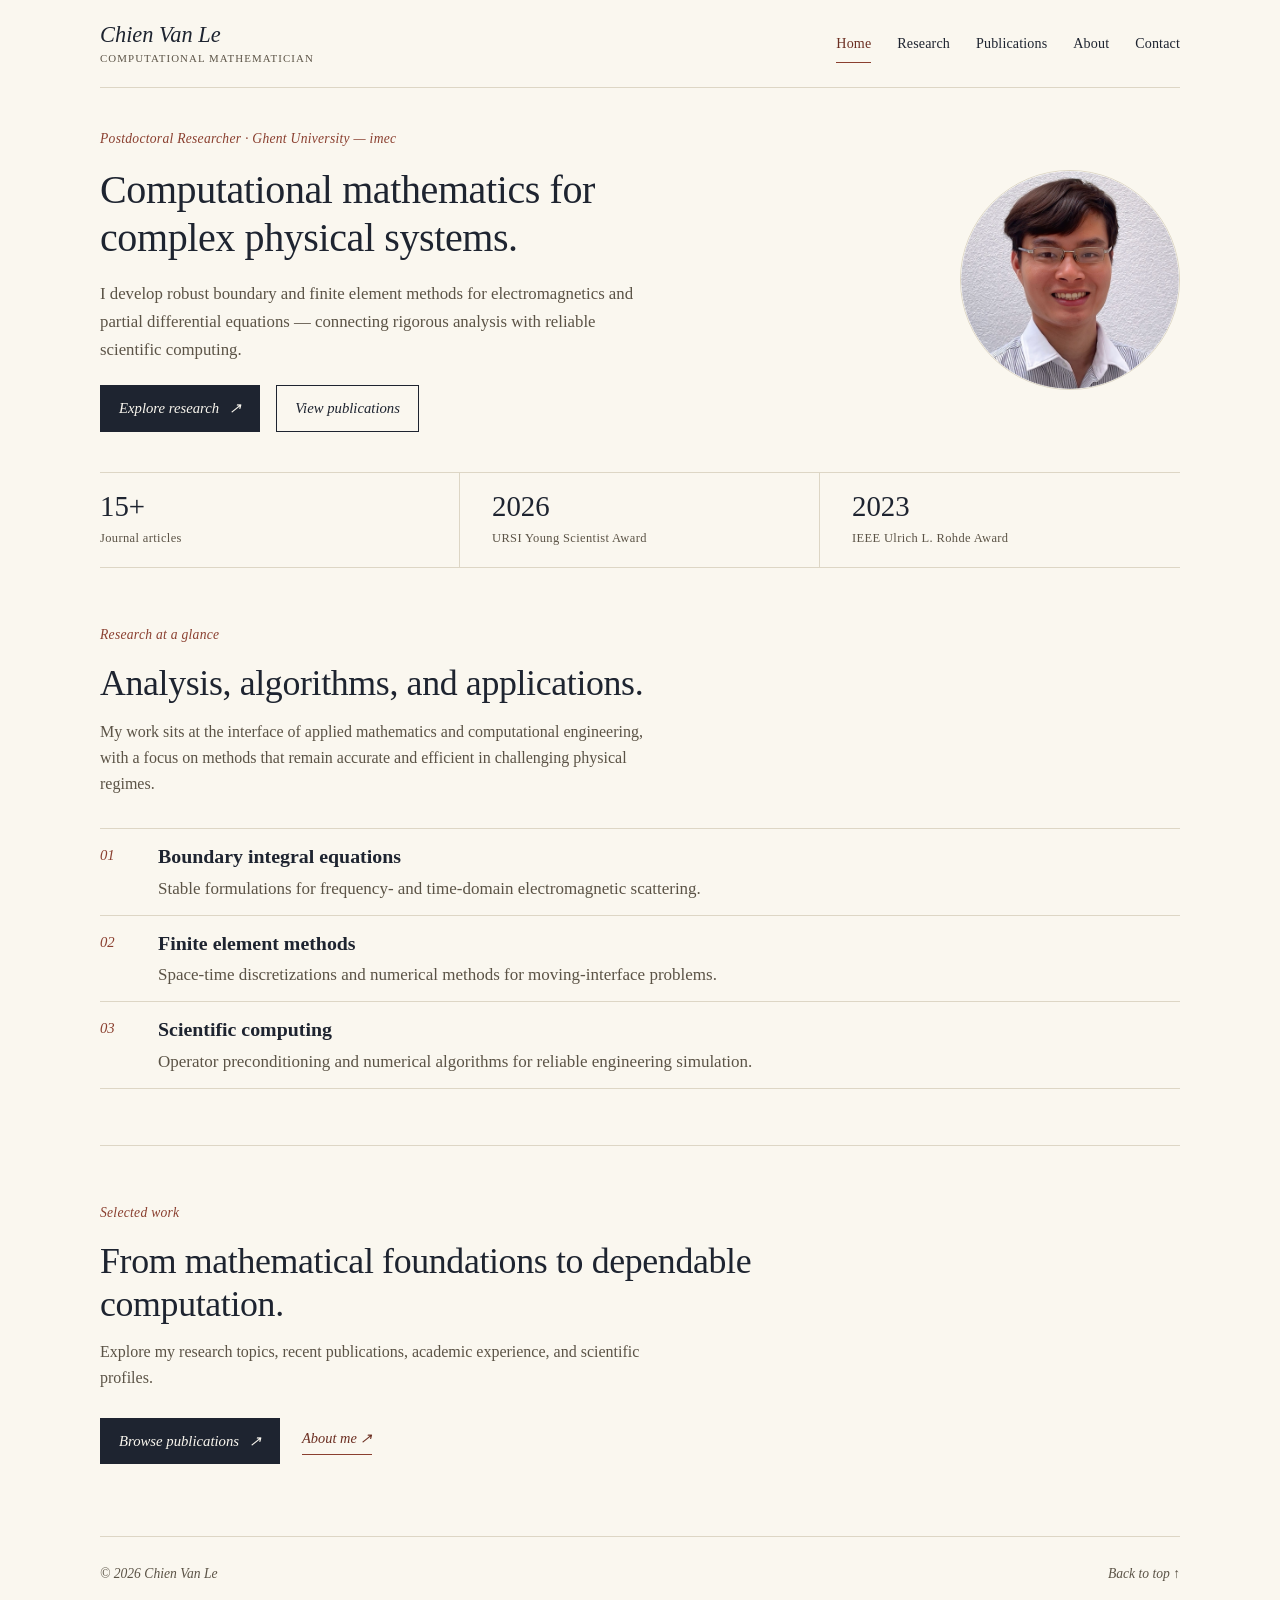
<file: index.html>
<!doctype html>
<html lang="en">
  <head>
    <meta charset="UTF-8" />
    <meta name="viewport" content="width=device-width, initial-scale=1.0" />
    <meta name="description" content="Academic website of Chien Van Le" />
    <meta name="theme-color" content="#faf7ef" />
    <title>Academic website of Chien Van Le</title>
    <link rel="icon" href="assets/favicon.svg" type="image/svg+xml" />
    <link rel="stylesheet" href="styles.css" />
  </head>
  <body>
    <main>
      <header class="site-header">
        <a class="brand" href="index.html"><span>Chien Van Le</span><small>Computational mathematician</small></a>
        <nav aria-label="Main navigation">
          <a class="active" href="index.html" aria-current="page">Home</a>
          <a href="research.html">Research</a>
          <a href="publications.html">Publications</a>
          <a href="about.html">About</a>
          <a href="contact.html">Contact</a>
        </nav>
      </header>

      <section class="hero" id="top">
        <div class="hero-copy">
          <p class="eyebrow">Postdoctoral Researcher · Ghent University — imec</p>
          <h1>Computational mathematics for complex physical systems.</h1>
          <p class="intro">
            I develop robust boundary and finite element methods for electromagnetics and partial differential equations —
            connecting rigorous analysis with reliable scientific computing.
          </p>
          <div class="hero-actions">
            <a class="button primary" href="research.html">Explore research <span aria-hidden="true">↗</span></a>
            <a class="button secondary" href="publications.html">View publications</a>
          </div>
        </div>
        <div class="hero-avatar"><img src="assets/profile.jpg" alt="Chien Van Le" /></div>
      </section>

      <section class="highlights" aria-label="Career highlights">
        <div><strong>15+</strong><span>Journal articles</span></div>
        <div><strong>2026</strong><span>URSI Young Scientist Award</span></div>
        <div><strong>2023</strong><span>IEEE Ulrich L. Rohde Award</span></div>
      </section>

      <section class="section research-section">
        <div class="section-heading">
          <p class="eyebrow">Research at a glance</p>
          <h2>Analysis, algorithms, and applications.</h2>
          <p>
            My work sits at the interface of applied mathematics and
            computational engineering, with a focus on methods that remain
            accurate and efficient in challenging physical regimes.
          </p>
        </div>
        <div class="research-grid">
          <article><span>01</span><h3>Boundary integral equations</h3><p>Stable formulations for frequency- and time-domain electromagnetic scattering.</p></article>
          <article><span>02</span><h3>Finite element methods</h3><p>Space-time discretizations and numerical methods for moving-interface problems.</p></article>
          <article><span>03</span><h3>Scientific computing</h3><p>Operator preconditioning and numerical algorithms for reliable engineering simulation.</p></article>
        </div>
      </section>

      <section class="contact-section">
        <p class="eyebrow">Selected work</p>
        <h2>From mathematical foundations to dependable computation.</h2>
        <p>Explore my research topics, recent publications, academic experience, and scientific profiles.</p>
        <div class="contact-actions">
          <a class="button primary" href="publications.html">Browse publications <span aria-hidden="true">↗</span></a>
          <a class="text-link" href="about.html">About me ↗</a>
        </div>
      </section>

      <footer><span>© 2026 Chien Van Le</span><a href="#top">Back to top ↑</a></footer>
    </main>
  </body>
</html>
</file>
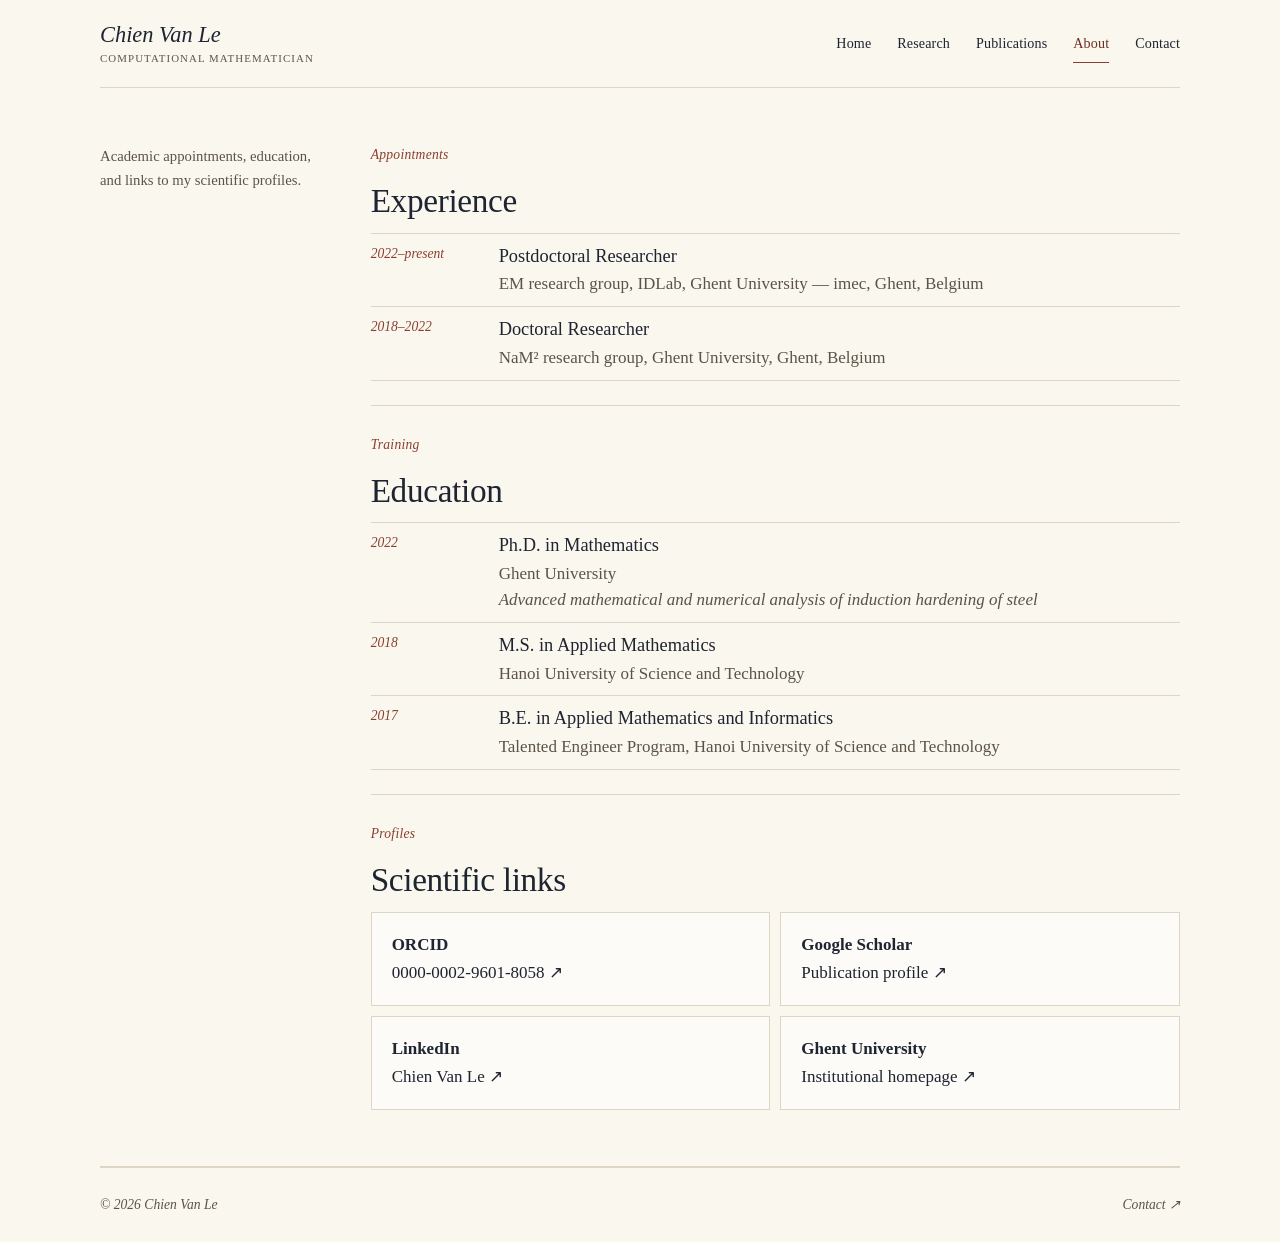
<file: about.html>
<!doctype html>
<html lang="en">
  <head>
    <meta charset="UTF-8" />
    <meta name="viewport" content="width=device-width, initial-scale=1.0" />
    <meta name="description" content="Biography, experience, education, and scientific profiles of Chien Van Le." />
    <title>About | Chien Van Le</title>
    <link rel="icon" href="assets/favicon.svg" type="image/svg+xml" />
    <link rel="stylesheet" href="styles.css" />
  </head>
  <body>
    <main>
      <header class="site-header">
        <a class="brand" href="index.html"><span>Chien Van Le</span><small>Computational mathematician</small></a>
        <nav aria-label="Main navigation">
          <a href="index.html">Home</a><a href="research.html">Research</a><a href="publications.html">Publications</a><a class="active" href="about.html" aria-current="page">About</a><a href="contact.html">Contact</a>
        </nav>
      </header>
      <section class="section page-grid">
        <aside class="page-aside"><p>Academic appointments, education, and links to my scientific profiles.</p></aside>
        <div class="content-stack">
          <section>
            <p class="eyebrow">Appointments</p><h2>Experience</h2>
            <ul class="clean-list">
              <li><time>2022–present</time><div><h3>Postdoctoral Researcher</h3><p>EM research group, IDLab, Ghent University — imec, Ghent, Belgium</p></div></li>
              <li><time>2018–2022</time><div><h3>Doctoral Researcher</h3><p>NaM² research group, Ghent University, Ghent, Belgium</p></div></li>
              <!-- <li><time>2016–2018</time><div><h3>Research Consultant</h3><p>WorldQuant Investment Software Vietnam, Hanoi</p></div></li> -->
              <!-- <li><time>2017</time><div><h3>R&amp;D Engineer</h3><p>Icomm Media &amp; Tech., Hanoi</p></div></li> -->
            </ul>
          </section>
          <section>
            <p class="eyebrow">Training</p><h2>Education</h2>
            <ul class="clean-list">
              <li><time>2022</time><div><h3>Ph.D. in Mathematics</h3><p>Ghent University</p><p><em>Advanced mathematical and numerical analysis of induction hardening of steel</em></p></div></li>
              <li><time>2018</time><div><h3>M.S. in Applied Mathematics</h3><p>Hanoi University of Science and Technology</p></div></li>
              <li><time>2017</time><div><h3>B.E. in Applied Mathematics and Informatics</h3><p>Talented Engineer Program, Hanoi University of Science and Technology</p></div></li>
            </ul>
          </section>
          <section>
            <p class="eyebrow">Profiles</p><h2>Scientific links</h2>
            <div class="profile-links">
              <a href="https://orcid.org/0000-0002-9601-8058" target="_blank" rel="noreferrer"><strong>ORCID</strong><br />0000-0002-9601-8058 ↗</a>
              <a href="https://scholar.google.com/citations?hl=en&amp;user=qeHYtFQAAAAJ" target="_blank" rel="noreferrer"><strong>Google Scholar</strong><br />Publication profile ↗</a>
              <a href="https://www.linkedin.com/in/vanchienle/" target="_blank" rel="noreferrer"><strong>LinkedIn</strong><br />Chien Van Le ↗</a>
              <a href="https://ugent.be" target="_blank" rel="noreferrer"><strong>Ghent University</strong><br />Institutional homepage ↗</a>
            </div>
          </section>
        </div>
      </section>
      <footer><span>© 2026 Chien Van Le</span><a href="contact.html">Contact ↗</a></footer>
    </main>
  </body>
</html>
</file>
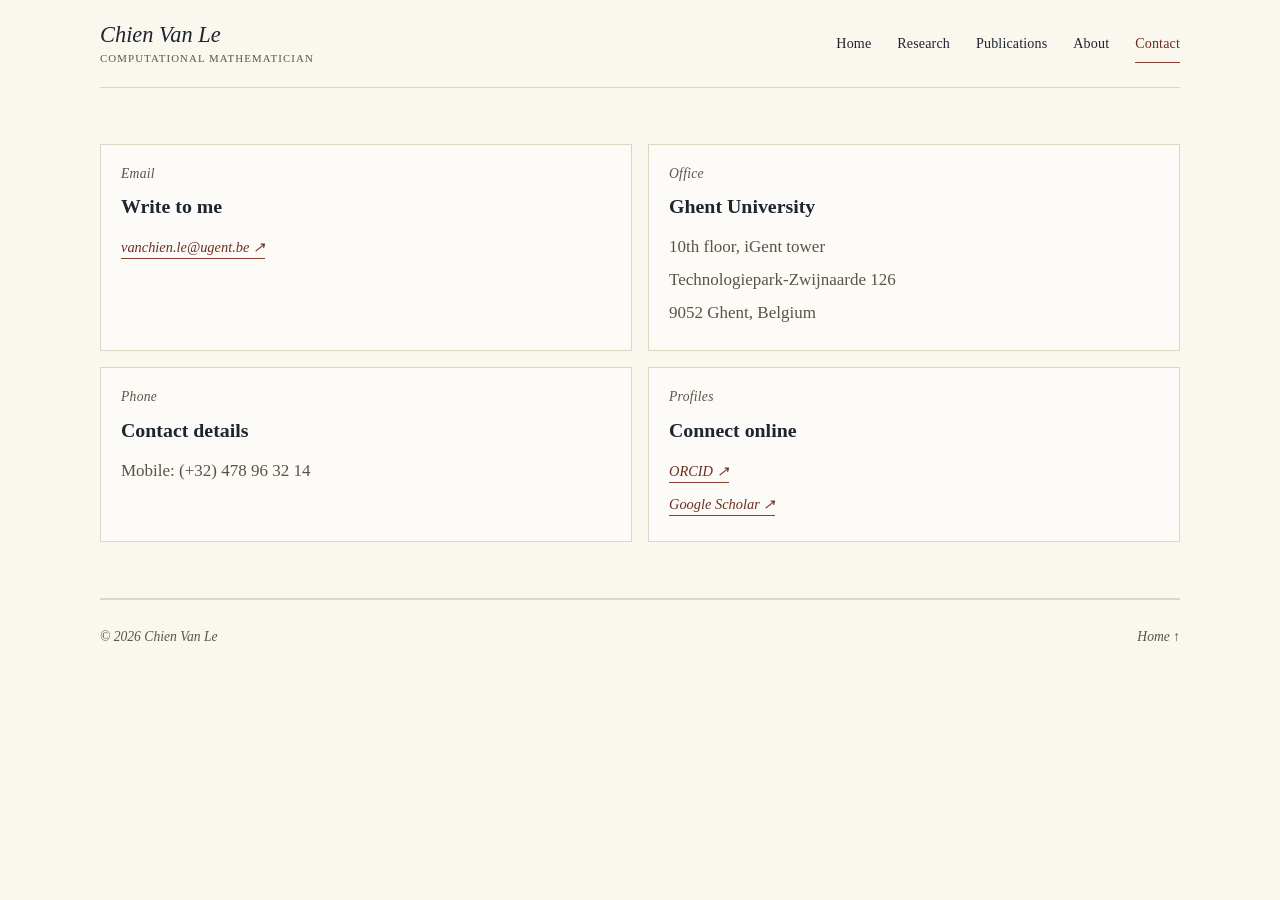
<file: contact.html>
<!doctype html>
<html lang="en">
  <head>
    <meta charset="UTF-8" />
    <meta name="viewport" content="width=device-width, initial-scale=1.0" />
    <meta name="description" content="Contact Chien Van Le" />
    <title>Contact | Chien Van Le</title>
    <link rel="icon" href="assets/favicon.svg" type="image/svg+xml" />
    <link rel="stylesheet" href="styles.css" />
  </head>
  <body>
    <main>
      <header class="site-header">
        <a class="brand" href="index.html"><span>Chien Van Le</span><small>Computational mathematician</small></a>
        <nav aria-label="Main navigation">
          <a href="index.html">Home</a><a href="research.html">Research</a><a href="publications.html">Publications</a><a href="about.html">About</a><a class="active" href="contact.html" aria-current="page">Contact</a>
        </nav>
      </header>
      <section class="section">
        <div class="contact-grid">
          <article class="contact-card"><p class="eyebrow">Email</p><h3>Write to me</h3><p><a class="text-link" href="mailto:vanchien.le@ugent.be">vanchien.le@ugent.be ↗</a></p></article>
          <article class="contact-card"><p class="eyebrow">Office</p><h3>Ghent University</h3><p>10th floor, iGent tower</p><p>Technologiepark-Zwijnaarde 126</p><p>9052 Ghent, Belgium</p></article>
          <article class="contact-card"><p class="eyebrow">Phone</p><h3>Contact details</h3><p>Mobile: (+32) 478 96 32 14</p></article>
          <article class="contact-card"><p class="eyebrow">Profiles</p><h3>Connect online</h3><p><a class="text-link" href="https://orcid.org/0000-0002-9601-8058" target="_blank" rel="noreferrer">ORCID ↗</a></p><p><a class="text-link" href="https://scholar.google.com/citations?user=qeHYtFQAAAAJ" target="_blank" rel="noreferrer">Google Scholar ↗</a></p></article>
        </div>
      </section>
      <footer><span>© 2026 Chien Van Le</span><a href="index.html">Home ↑</a></footer>
    </main>
  </body>
</html>
</file>
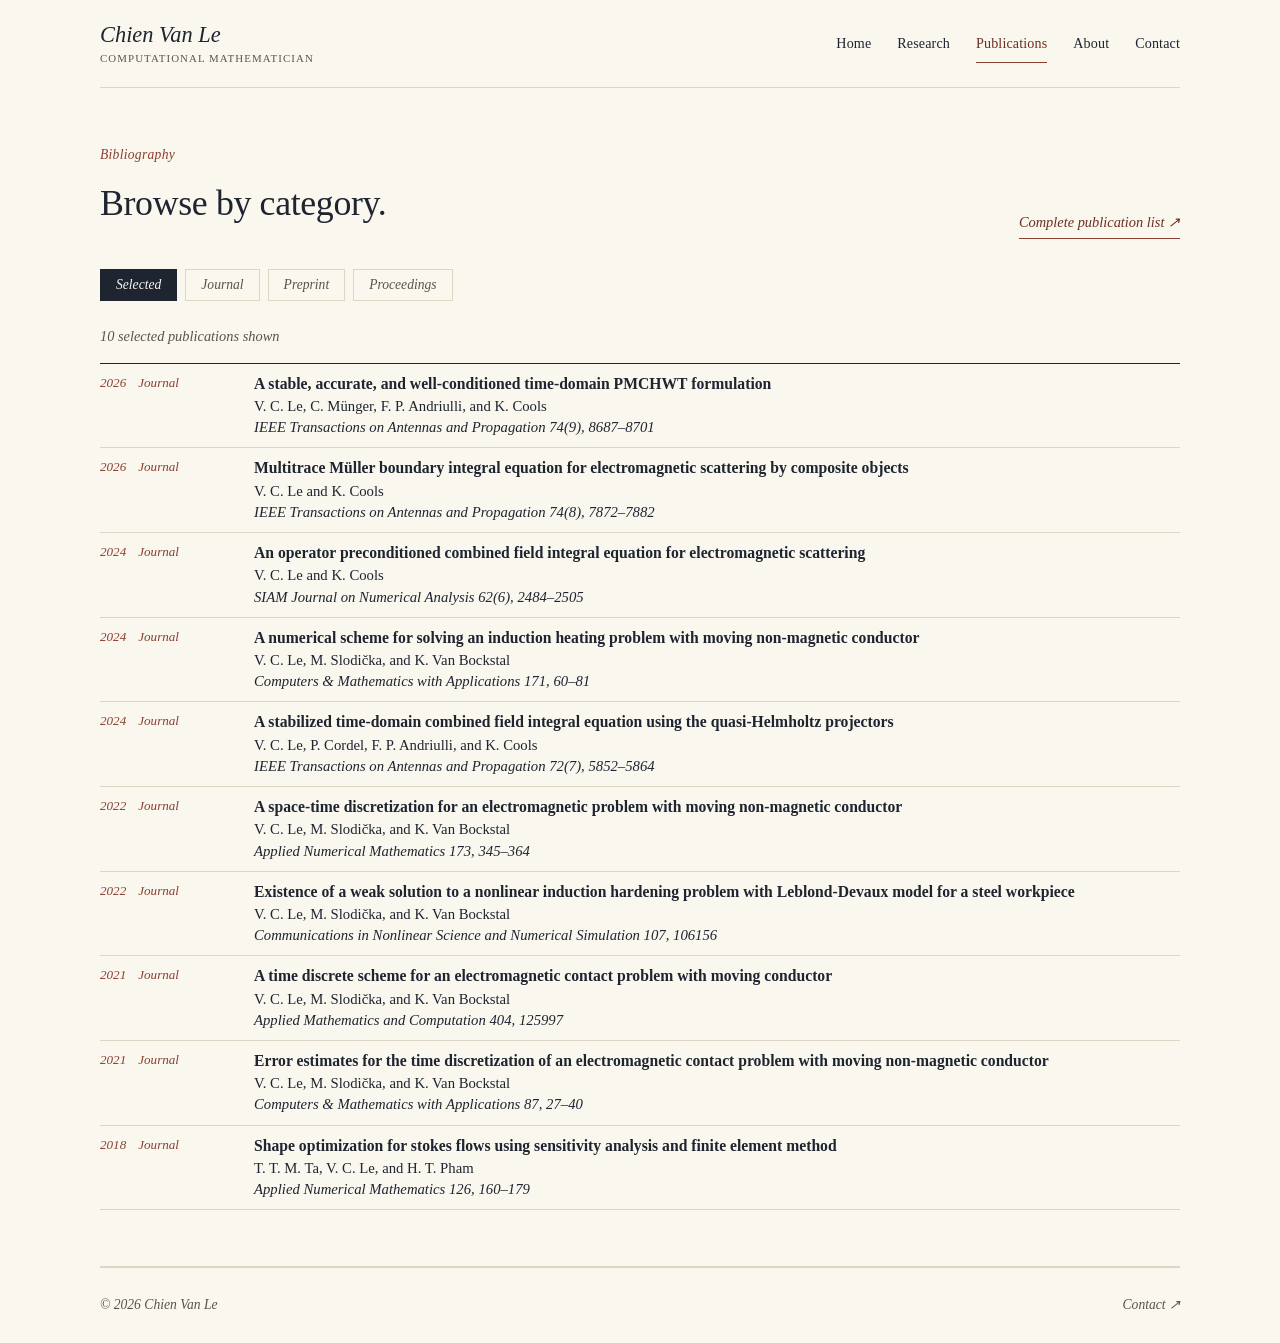
<file: publications.html>
<!doctype html>
<html lang="en">
  <head>
    <meta charset="UTF-8" />
    <meta name="viewport" content="width=device-width, initial-scale=1.0" />
    <meta name="description" content="Publications of Chien Van Le." />
    <title>Publications | Chien Van Le</title>
    <link rel="icon" href="assets/favicon.svg" type="image/svg+xml" />
    <link rel="stylesheet" href="styles.css" />
    <script src="script.js" defer></script>
  </head>
  <body>
    <main>
      <header class="site-header">
        <a class="brand" href="index.html"><span>Chien Van Le</span><small>Computational mathematician</small></a>
        <nav aria-label="Main navigation">
          <a href="index.html">Home</a><a href="research.html">Research</a><a class="active" href="publications.html" aria-current="page">Publications</a><a href="about.html">About</a><a href="contact.html">Contact</a>
        </nav>
      </header>
      <section class="section publications-section">
        <div class="section-heading publication-heading">
          <div><p class="eyebrow">Bibliography</p><h2>Browse by category.</h2></div>
          <a class="text-link" href="https://scholar.google.com/citations?user=qeHYtFQAAAAJ" target="_blank" rel="noreferrer">Complete publication list ↗</a>
        </div>
        <div class="publication-filters" aria-label="Filter publications">
          <button class="active" type="button" data-filter="Selected" aria-pressed="true">Selected</button>
          <button type="button" data-filter="Journal" aria-pressed="false">Journal</button>
          <button type="button" data-filter="Preprint" aria-pressed="false">Preprint</button>
          <button type="button" data-filter="Proceedings" aria-pressed="false">Proceedings</button>
        </div>
        <p class="publication-summary" id="publication-summary"></p>
        <div class="publication-list" aria-live="polite">   
          <article data-type="Preprint" data-selected="false"><div class="publication-meta"><span>2026</span><span>Preprint</span></div><div><h3>Stable time-domain multi-trace integral equations</h3><p>C. Münger, C. V. Le, and K. Cools</p><p class="venue">Submitted</p></div></article>        
          <article data-type="Preprint" data-selected="false"><div class="publication-meta"><span>2026</span><span>Preprint</span></div><div><h3>An OSRC preconditioner for the higher-order EFIE</h3><p>S. Verbruggen, K. Cools, and C. V. Le</p><p class="venue">Submitted</p></div></article> 
          <article data-type="Journal" data-selected="false"><div class="publication-meta"><span>2026</span><span>Journal</span></div><div><h3><a href="https://doi.org/10.1109/LAWP.2026.3758082" target="_blank" rel="noreferrer">Low-frequency stable single-source integral equation</a></h3><p>A. Zuccotti, C. Münger, C. V. Le, P. Olyslager, and K. Cools</p><p class="venue">IEEE Antennas and Wireless Propagation Letters (Early Access)</p></div></article> 
          <article data-type="Preprint" data-selected="false"><div class="publication-meta"><span>2026</span><span>Preprint</span></div><div><h3><a href="https://doi.org/10.48550/arXiv.2608.08314" target="_blank" rel="noreferrer">Suppressing low-frequency cancellation errors in far-field computation with the MFIE, Müller, and multitrace Müller integral equations</a></h3><p>C. V. Le and K. Cools</p><p class="venue">Submitted</p></div></article>
          <article data-type="Preprint" data-selected="false"><div class="publication-meta"><span>2026</span><span>Preprint</span></div><div><h3><a href="https://doi.org/10.48550/arXiv.2609.17252" target="_blank" rel="noreferrer">Quasi-Helmholtz Calderón multiplicative preconditioning for higher-order global multi-trace integral equations</a></h3><p>C. Münger, A. Zuccotti, V. C. Le, and K. Cools</p><p class="venue">Submitted</p></div></article>
          <article data-type="Preprint" data-selected="false"><div class="publication-meta"><span>2026</span><span>Preprint</span></div><div><h3><a href="https://doi.org/10.48550/arXiv.2610.09765" target="_blank" rel="noreferrer">Operator preconditioning of the Costabel FEM–BEM coupling for the time-harmonic Maxwell transmission problem</a></h3><p>Q. H. Nguyen, V. C. Le, and K. Cools</p><p class="venue">Submitted</p></div></article>
          <article data-type="Preprint" data-selected="false"><div class="publication-meta"><span>2025</span><span>Preprint</span></div><div><h3><a href="https://arxiv.org/abs/2506.10924" target="_blank" rel="noreferrer">A space-time interface-fitted method for moving-subdomain distributed control problems with energy regularization</a></h3><p>Q. H. Nguyen, V. C. Le, P. C. Hoang, and T. T. M. Ta</p><p class="venue">Submitted</p></div></article>
          <article data-type="Preprint" data-selected="false"><div class="publication-meta"><span>2025</span><span>Preprint</span></div><div><h3><a href="https://doi.org/10.48550/arXiv.2510.14373" target="_blank" rel="noreferrer">Parabolic PDEs on a fixed domain with evolving subdomains: function spaces and well-posedness</a></h3><p>V. C. Le and K. Van Bockstal</p><p class="venue">Submitted</p></div></article>
          <article data-type="Preprint" data-selected="false"><div class="publication-meta"><span>2024</span><span>Preprint</span></div><div><h3><a href="https://arxiv.org/abs/2405.11071" target="_blank" rel="noreferrer">Boundary element methods for the magnetic field integral equation on polyhedra</a></h3><p>V. C. Le and K. Cools</p><p class="venue">Preprint</p></div></article>
          <article data-type="Journal" data-selected="false"><div class="publication-meta"><span>2026</span><span>Journal</span></div><div><h3><a href="https://doi.org/10.46620/26-0030" target="_blank" rel="noreferrer">An OSRC preconditioner for the PMCHWT equation</a></h3><p>S. Verbruggen, V. C. Le, P. Escapil-Inchauspé, C. Jerez-Hanckes, and K. Cools</p><p class="venue">URSI Radio Science Letters 8</p></div></article>
          <article data-type="Journal" data-selected="false"><div class="publication-meta"><span>2026</span><span>Journal</span></div><div><h3><a href="https://doi.org/10.46620/26-0076" target="_blank" rel="noreferrer">An OSRC-preconditioned combined field integral equation for high-frequency electromagnetic scattering</a></h3><p>V. C. Le, S. Verbruggen, P. Escapil-Inchauspé, C. Jerez-Hanckes, and K. Cools</p><p class="venue">URSI Radio Science Letters 8</p></div></article>
          <article data-type="Journal" data-selected="true"><div class="publication-meta"><span>2026</span><span>Journal</span></div><div><h3><a href="https://doi.org/10.1109/TAP.2026.3703814" target="_blank" rel="noreferrer">A stable, accurate, and well-conditioned time-domain PMCHWT formulation</a></h3><p>V. C. Le, C. Münger, F. P. Andriulli, and K. Cools</p><p class="venue">IEEE Transactions on Antennas and Propagation 74(9), 8687–8701</p></div></article>
          <article data-type="Journal" data-selected="true"><div class="publication-meta"><span>2026</span><span>Journal</span></div><div><h3><a href="https://doi.org/10.1109/TAP.2026.3696813" target="_blank" rel="noreferrer">Multitrace Müller boundary integral equation for electromagnetic scattering by composite objects</a></h3><p>V. C. Le and K. Cools</p><p class="venue">IEEE Transactions on Antennas and Propagation 74(8), 7872–7882</p></div></article>
          <article data-type="Journal" data-selected="false"><div class="publication-meta"><span>2025</span><span>Journal</span></div><div><h3><a href="https://doi.org/10.1109/LAWP.2025.3610422" target="_blank" rel="noreferrer">On the late-time instability of MOT solution to the time-domain PMCHWT equation</h3><p>V. C. Le, V. Giunzioni, P. Cordel, F. P. Andriulli, and K. Cools</p><p class="venue">IEEE Antennas and Wireless Propagation Letters 24(12), 4720–4724</p></div></article>
          <article data-type="Journal" data-selected="false"><div class="publication-meta"><span>2025</span><span>Journal</span></div><div><h3><a href="https://doi.org/10.1016/j.apnum.2025.01.002" target="_blank" rel="noreferrer">A fitted space-time finite element method for an advection-diffusion problem with moving interfaces</h3><p>Q. H. Nguyen, V. C. Le, P. C. Hoang, and T. T. M. Ta</p><p class="venue">Applied Numerical Mathematics 211, 61–77</p></div></article>
          <article data-type="Journal" data-selected="true"><div class="publication-meta"><span>2024</span><span>Journal</span></div><div><h3><a href="https://doi.org/10.1137/23M1581674" target="_blank" rel="noreferrer">An operator preconditioned combined field integral equation for electromagnetic scattering</a></h3><p>V. C. Le and K. Cools</p><p class="venue">SIAM Journal on Numerical Analysis 62(6), 2484–2505</p></div></article>
          <article data-type="Journal" data-selected="true"><div class="publication-meta"><span>2024</span><span>Journal</span></div><div><h3><a href="https://doi.org/10.1016/j.camwa.2024.07.013" target="_blank" rel="noreferrer">A numerical scheme for solving an induction heating problem with moving non-magnetic conductor</a></h3><p>V. C. Le, M. Slodička, and K. Van Bockstal</p><p class="venue">Computers & Mathematics with Applications 171, 60–81</p></div></article>
          <article data-type="Journal" data-selected="true"><div class="publication-meta"><span>2024</span><span>Journal</span></div><div><h3><a href="https://doi.org/10.1109/TAP.2024.3410709" target="_blank" rel="noreferrer">A stabilized time-domain combined field integral equation using the quasi-Helmholtz projectors</a></h3><p>V. C. Le, P. Cordel, F. P. Andriulli, and K. Cools</p><p class="venue">IEEE Transactions on Antennas and Propagation 72(7), 5852–5864</p></div></article>
          <article data-type="Journal" data-selected="true"><div class="publication-meta"><span>2022</span><span>Journal</span></div><div><h3><a href="https://doi.org/10.1016/j.apnum.2021.12.009" target="_blank" rel="noreferrer">A space-time discretization for an electromagnetic problem with moving non-magnetic conductor</a></h3><p>V. C. Le, M. Slodička, and K. Van Bockstal</p><p class="venue">Applied Numerical Mathematics 173, 345–364</p></div></article>
          <article data-type="Journal" data-selected="true"><div class="publication-meta"><span>2022</span><span>Journal</span></div><div><h3><a href="https://doi.org/10.1016/j.cnsns.2021.106156" target="_blank" rel="noreferrer">Existence of a weak solution to a nonlinear induction hardening problem with Leblond-Devaux model for a steel workpiece</a></h3><p>V. C. Le, M. Slodička, and K. Van Bockstal</p><p class="venue">Communications in Nonlinear Science and Numerical Simulation 107, 106156</p></div></article>
          <article data-type="Journal" data-selected="false"><div class="publication-meta"><span>2022</span><span>Journal</span></div><div><h3><a href="https://doi.org/10.1016/j.aml.2021.107660" target="_blank" rel="noreferrer">A full discretization for the saddle-point approach of a degenerate parabolic problem involving a moving body</a></h3><p>V. C. Le, M. Slodička, and K. Van Bockstal</p><p class="venue">Applied Mathematics Letters 124, 107660</p></div></article>
          <article data-type="Journal" data-selected="false"><div class="publication-meta"><span>2021</span><span>Journal</span></div><div><h3><a href="https://doi.org/10.1007/s40314-021-01632-1" target="_blank" rel="noreferrer">Constrained shape optimization problem in elastic mechanics</a></h3><p>V. C. Le and T. T. M. Ta</p><p class="venue">Computational and Applied Mathematics 40, 240</p></div></article>
          <article data-type="Journal" data-selected="true"><div class="publication-meta"><span>2021</span><span>Journal</span></div><div><h3><a href="https://doi.org/10.1016/j.amc.2021.125997" target="_blank" rel="noreferrer">A time discrete scheme for an electromagnetic contact problem with moving conductor</a></h3><p>V. C. Le, M. Slodička, and K. Van Bockstal</p><p class="venue">Applied Mathematics and Computation 404, 125997</p></div></article>
          <article data-type="Journal" data-selected="true"><div class="publication-meta"><span>2021</span><span>Journal</span></div><div><h3><a href="https://doi.org/10.1016/j.camwa.2021.01.019" target="_blank" rel="noreferrer">Error estimates for the time discretization of an electromagnetic contact problem with moving non-magnetic conductor</a></h3><p>V. C. Le, M. Slodička, and K. Van Bockstal</p><p class="venue">Computers & Mathematics with Applications 87, 27–40</p></div></article>
          <article data-type="Journal" data-selected="true"><div class="publication-meta"><span>2018</span><span>Journal</span></div><div><h3><a href="https://doi.org/10.1016/j.apnum.2017.12.009" target="_blank" rel="noreferrer">Shape optimization for stokes flows using sensitivity analysis and finite element method</a></h3><p>T. T. M. Ta, V. C. Le, and H. T. Pham </p><p class="venue">Applied Numerical Mathematics 126, 160–179</p></div></article>
          <article data-type="Proceedings" data-selected="false"><div class="publication-meta"><span>2024</span><span>Proceedings</span></div><div><h3><a href="https://doi.org/10.1109/AP-S/INC-USNC-URSI52054.2024.10685979" target="_blank" rel="noreferrer">A DC stable, well-conditioned and low-frequency regularized time-domain PMCHWT equation</a></h3><p>V. C. Le, F. P. Andriulli, and K. Cools</p><p class="venue">Proceedings of IEEE AP-S/URSI</p></div></article>
          <article data-type="Proceedings" data-selected="false"><div class="publication-meta"><span>2023</span><span>Proceedings</span></div><div><h3><a href="https://doi.org/10.1109/ICEAA57318.2023.10297732" target="_blank" rel="noreferrer">A Yukawa-Calderón time-domain combined field integral equation for electromagnetic scattering</a></h3><p>V. C. Le, P. Cordel, F. P. Andriulli, and K. Cools</p><p class="venue">Proceedings of ICEAA</p></div></article>
          <article data-type="Proceedings" data-selected="false"><div class="publication-meta"><span>2023</span><span>Proceedings</span></div><div><h3><a href="https://doi.org/10.1109/USNC-URSI52151.2023.10237690" target="_blank" rel="noreferrer">On a time domain Calderón preconditioned CFIE discretized with convolution quadratures</a></h3><p>P. Cordel, V. C. Le, A. Merlini, K. Cools, and F. P. Andriulli</p><p class="venue">Proceedings of IEEE AP-S/URSI</p></div></article>
        </div>
      </section>
      <footer><span>© 2026 Chien Van Le</span><a href="contact.html">Contact ↗</a></footer>
    </main>
  </body>
</html>
</file>
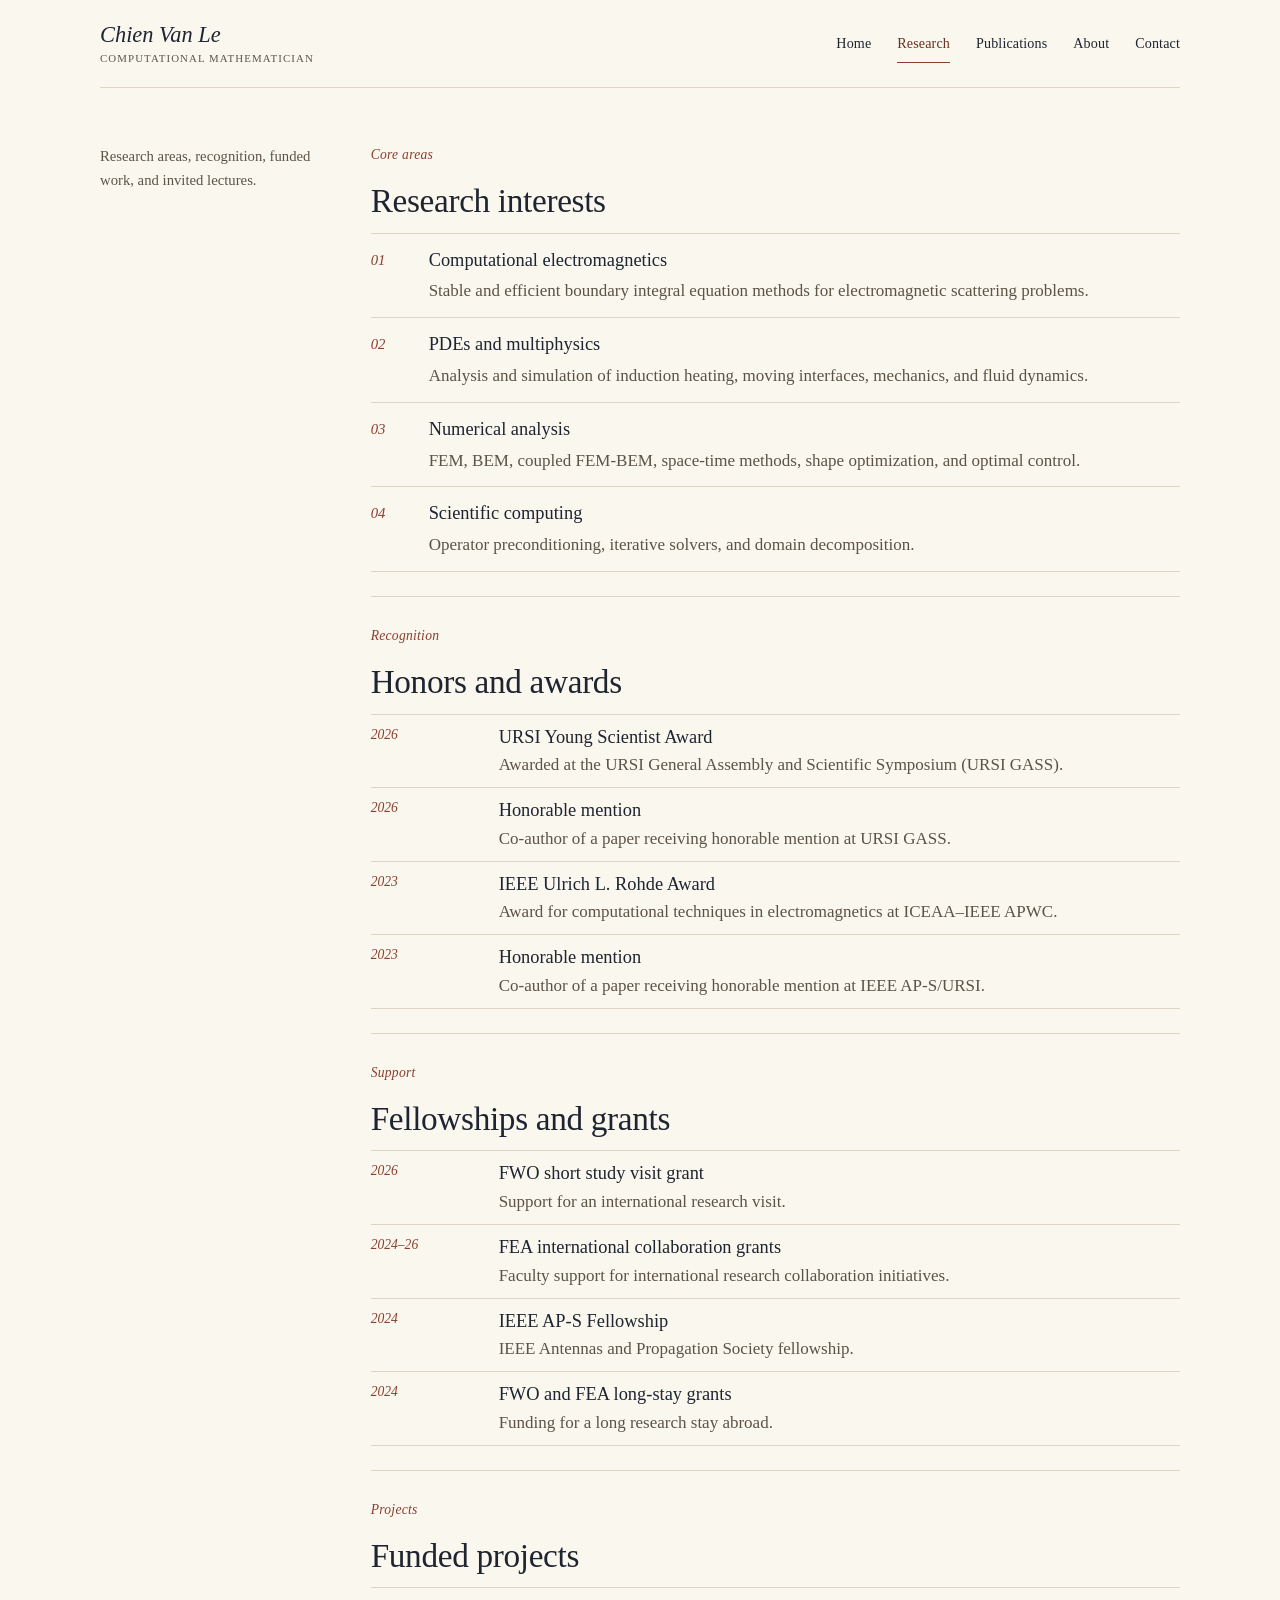
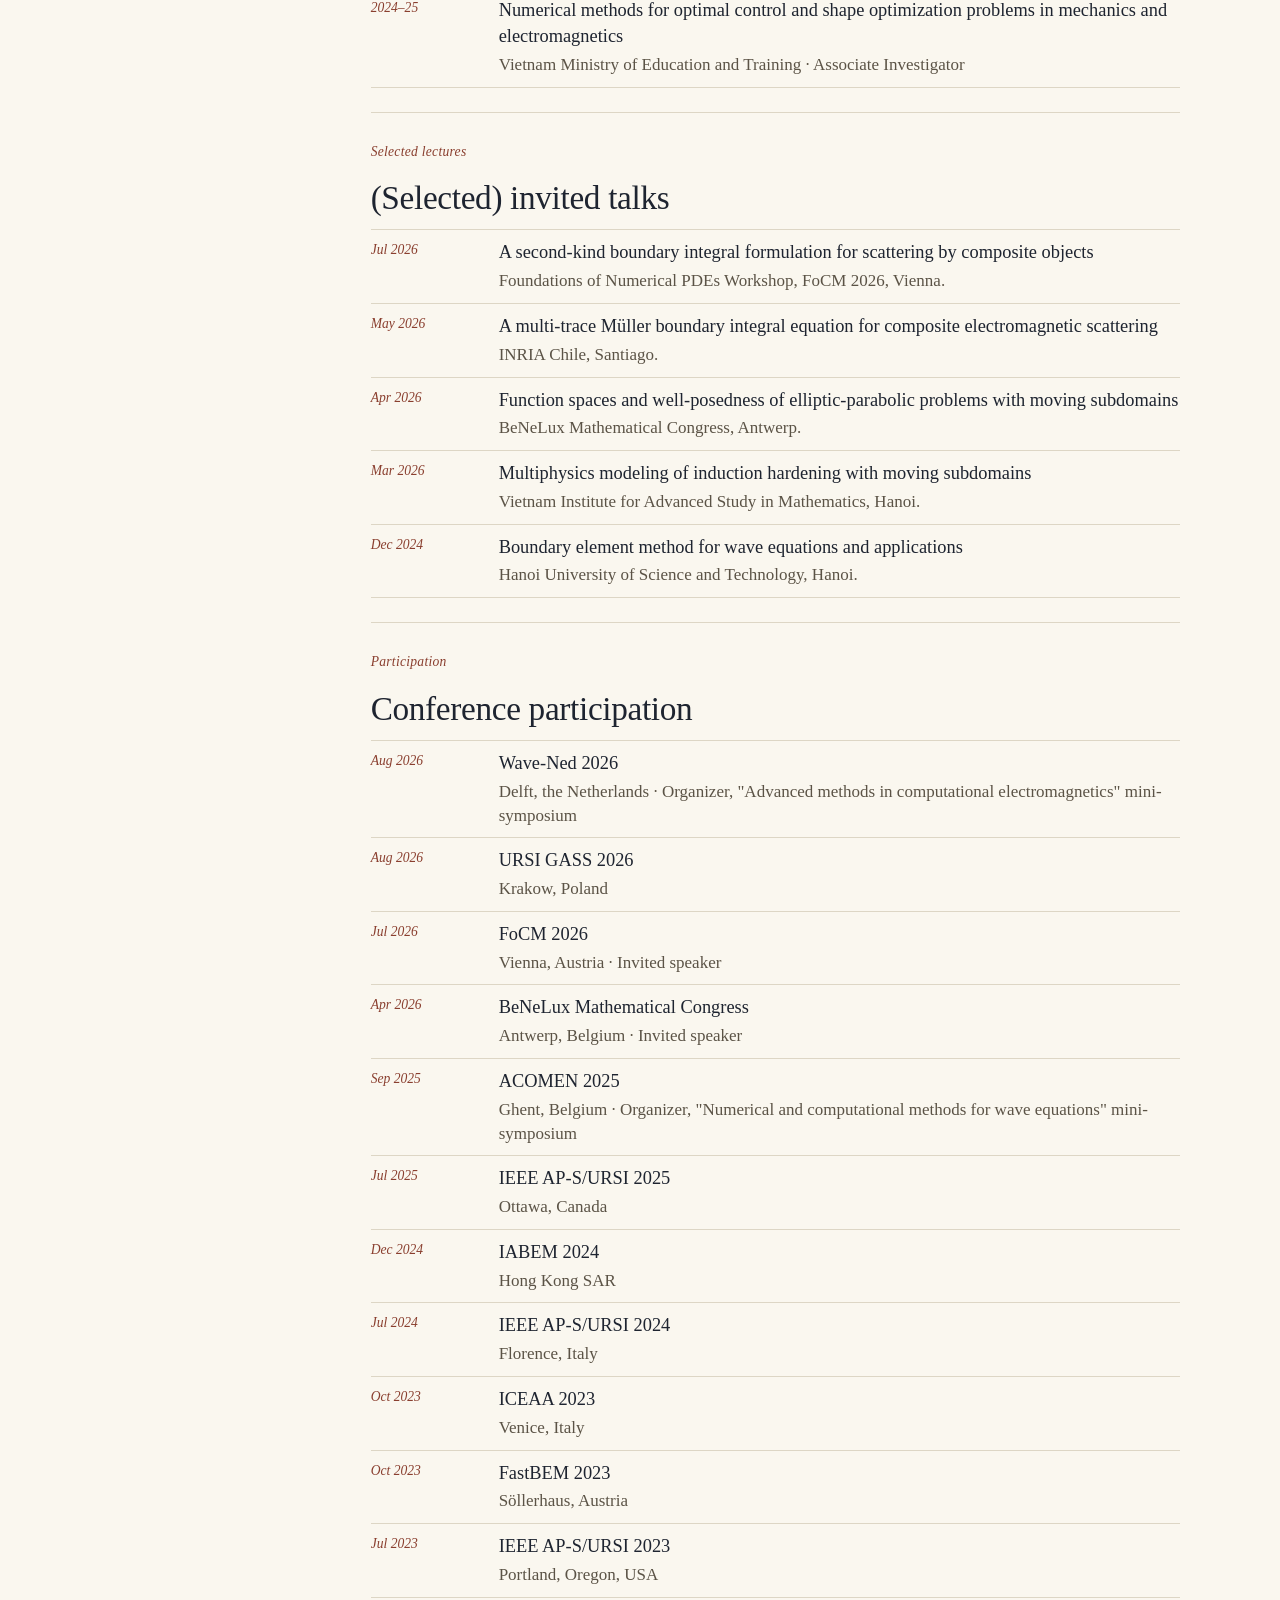
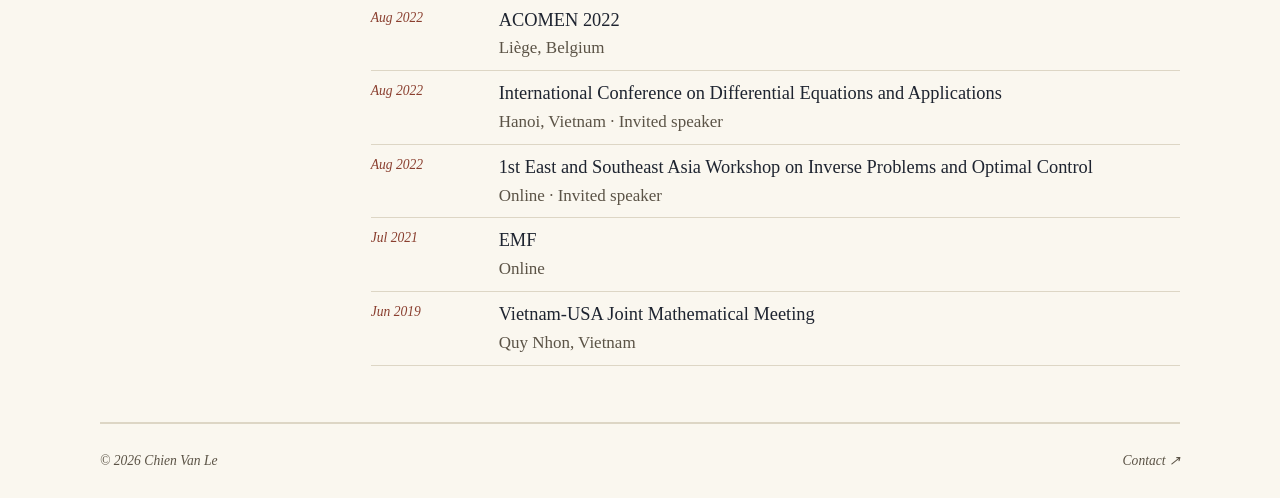
<file: research.html>
<!doctype html>
<html lang="en">
  <head>
    <meta charset="UTF-8" />
    <meta name="viewport" content="width=device-width, initial-scale=1.0" />
    <meta name="description" content="Research, awards, projects, and invited talks of Chien Van Le." />
    <title>Research | Chien Van Le</title>
    <link rel="icon" href="assets/favicon.svg" type="image/svg+xml" />
    <link rel="stylesheet" href="styles.css" />
  </head>
  <body>
    <main>
      <header class="site-header">
        <a class="brand" href="index.html"><span>Chien Van Le</span><small>Computational mathematician</small></a>
        <nav aria-label="Main navigation">
          <a href="index.html">Home</a><a class="active" href="research.html" aria-current="page">Research</a><a href="publications.html">Publications</a><a href="about.html">About</a><a href="contact.html">Contact</a>
        </nav>
      </header>

      <section class="section page-grid">
        <aside class="page-aside"><p>Research areas, recognition, funded work, and invited lectures.</p></aside>
        <div class="content-stack">
          <section>
            <p class="eyebrow">Core areas</p>
            <h2>Research interests</h2>
            <div class="research-grid">
              <article><span>01</span><h3>Computational electromagnetics</h3><p>Stable and efficient boundary integral equation methods for electromagnetic scattering problems.</p></article>
              <article><span>02</span><h3>PDEs and multiphysics</h3><p>Analysis and simulation of induction heating, moving interfaces, mechanics, and fluid dynamics.</p></article>
              <article><span>03</span><h3>Numerical analysis</h3><p>FEM, BEM, coupled FEM-BEM, space-time methods, shape optimization, and optimal control.</p></article>
              <article><span>04</span><h3>Scientific computing</h3><p>Operator preconditioning, iterative solvers, and domain decomposition.</p></article>

            </div>
          </section>
          <section>
            <p class="eyebrow">Recognition</p>
            <h2>Honors and awards</h2>
            <ul class="clean-list">
              <li><time>2026</time><div><h3>URSI Young Scientist Award</h3><p>Awarded at the URSI General Assembly and Scientific Symposium (URSI GASS).</p></div></li>
              <li><time>2026</time><div><h3>Honorable mention</h3><p>Co-author of a paper receiving honorable mention at URSI GASS.</p></div></li>
              <li><time>2023</time><div><h3>IEEE Ulrich L. Rohde Award</h3><p>Award for computational techniques in electromagnetics at ICEAA–IEEE APWC.</p></div></li>
              <li><time>2023</time><div><h3>Honorable mention</h3><p>Co-author of a paper receiving honorable mention at IEEE AP-S/URSI.</p></div></li>
            </ul>
          </section>
          <section>
            <p class="eyebrow">Support</p>
            <h2>Fellowships and grants</h2>
            <ul class="clean-list">
              <li><time>2026</time><div><h3>FWO short study visit grant</h3><p>Support for an international research visit.</p></div></li>
              <li><time>2024–26</time><div><h3>FEA international collaboration grants</h3><p>Faculty support for international research collaboration initiatives.</p></div></li>
              <li><time>2024</time><div><h3>IEEE AP-S Fellowship</h3><p>IEEE Antennas and Propagation Society fellowship.</p></div></li>
              <li><time>2024</time><div><h3>FWO and FEA long-stay grants</h3><p>Funding for a long research stay abroad.</p></div></li>
            </ul>
          </section>
          <section>
            <p class="eyebrow">Projects</p>
            <h2>Funded projects</h2>
            <ul class="clean-list">
              <li><time>2024–25</time><div><h3>Numerical methods for optimal control and shape optimization problems in mechanics and electromagnetics</h3><p>Vietnam Ministry of Education and Training · Associate Investigator</p></div></li>
            </ul>
          </section>
          <section>
            <p class="eyebrow">Selected lectures</p>
            <h2>(Selected) invited talks</h2>
            <ul class="clean-list">
              <li><time>Jul 2026</time><div><h3>A second-kind boundary integral formulation for scattering by composite objects</h3><p>Foundations of Numerical PDEs Workshop, FoCM 2026, Vienna.</p></div></li>
              <li><time>May 2026</time><div><h3>A multi-trace Müller boundary integral equation for composite electromagnetic scattering</h3><p>INRIA Chile, Santiago.</p></div></li>
              <li><time>Apr 2026</time><div><h3>Function spaces and well-posedness of elliptic-parabolic problems with moving subdomains</h3><p>BeNeLux Mathematical Congress, Antwerp.</p></div></li>
              <li><time>Mar 2026</time><div><h3>Multiphysics modeling of induction hardening with moving subdomains</h3><p>Vietnam Institute for Advanced Study in Mathematics, Hanoi.</p></div></li>
              <li><time>Dec 2024</time><div><h3>Boundary element method for wave equations and applications</h3><p>Hanoi University of Science and Technology, Hanoi.</p></div></li>
            </ul>
          </section>
          <section>
            <p class="eyebrow">Participation</p>
            <h2>Conference participation</h2>
            <ul class="clean-list">
              <li><time>Aug 2026</time><div><h3>Wave-Ned 2026</h3><p>Delft, the Netherlands · Organizer, "Advanced methods in computational electromagnetics" mini-symposium</p></div></li>
              <li><time>Aug 2026</time><div><h3>URSI GASS 2026</h3><p>Krakow, Poland</p></div></li>
              <li><time>Jul 2026</time><div><h3>FoCM 2026</h3><p>Vienna, Austria · Invited speaker</p></div></li>
              <li><time>Apr 2026</time><div><h3>BeNeLux Mathematical Congress</h3><p>Antwerp, Belgium · Invited speaker</p></div></li>
              <li><time>Sep 2025</time><div><h3>ACOMEN 2025</h3><p>Ghent, Belgium · Organizer, "Numerical and computational methods for wave equations" mini-symposium</p></div></li>
              <li><time>Jul 2025</time><div><h3>IEEE AP-S/URSI 2025</h3><p>Ottawa, Canada</p></div></li>
              <li><time>Dec 2024</time><div><h3>IABEM 2024</h3><p>Hong Kong SAR</p></div></li>
              <li><time>Jul 2024</time><div><h3>IEEE AP-S/URSI 2024</h3><p>Florence, Italy</p></div></li>
              <li><time>Oct 2023</time><div><h3>ICEAA 2023</h3><p>Venice, Italy</p></div></li>
              <li><time>Oct 2023</time><div><h3>FastBEM 2023</h3><p>Söllerhaus, Austria</p></div></li>
              <li><time>Jul 2023</time><div><h3>IEEE AP-S/URSI 2023</h3><p>Portland, Oregon, USA</p></div></li>
              <li><time>Aug 2022</time><div><h3>ACOMEN 2022</h3><p>Liège, Belgium</a></p></div></li>
              <li><time>Aug 2022</time><div><h3>International Conference on Differential Equations and Applications</h3><p>Hanoi, Vietnam · Invited speaker</p></div></li>
              <li><time>Aug 2022</time><div><h3>1st East and Southeast Asia Workshop on Inverse Problems and Optimal Control</h3><p>Online · Invited speaker</p></div></li>
              <li><time>Jul 2021</time><div><h3>EMF</h3><p>Online</p></div></li>
              <li><time>Jun 2019</time><div><h3>Vietnam-USA Joint Mathematical Meeting</h3><p>Quy Nhon, Vietnam</a></p></div></li>
            </ul>
          </section>
        </div>
      </section>
      <footer><span>© 2026 Chien Van Le</span><a href="contact.html">Contact ↗</a></footer>
    </main>
  </body>
</html>
</file>
<file: styles.css>
:root {
  --ivory: #faf7ef;
  --ink: #1e2430;
  --ink-soft: #5b5346;
  --accent: #8a3f2f;
  --accent-dark: #6c2f22;
  --rule: #ddd6c5;
  --serif: Georgia, "Times New Roman", Times, serif;
}

* {
  box-sizing: border-box;
}

[hidden] {
  display: none !important;
}

html {
  scroll-behavior: smooth;
}

body {
  margin: 0;
  background: var(--ivory);
  color: var(--ink);
  font-family: var(--serif);
  font-size: 17px;
  line-height: 1.65;
}

a {
  color: inherit;
  text-decoration: none;
}

button,
a {
  -webkit-tap-highlight-color: transparent;
}

button:focus-visible,
a:focus-visible {
  outline: 2px solid rgba(138, 63, 47, 0.4);
  outline-offset: 3px;
}

main {
  overflow: hidden;
}

.site-header,
.hero,
.highlights,
.section,
.contact-section,
footer {
  width: min(100% - 64px, 1080px);
  margin-inline: auto;
}

.site-header {
  display: flex;
  align-items: center;
  justify-content: space-between;
  padding: 22px 0;
  border-bottom: 1px solid var(--rule);
}

.brand {
  display: flex;
  flex-direction: column;
  line-height: 1.2;
}

.brand span {
  font-family: var(--serif);
  font-style: italic;
  font-size: 1.4rem;
}

.brand small {
  margin-top: 3px;
  color: var(--ink-soft);
  font-size: 0.68rem;
  letter-spacing: 0.1em;
  text-transform: uppercase;
}

nav {
  display: flex;
  gap: 26px;
}

nav a {
  position: relative;
  font-size: 0.88rem;
  letter-spacing: 0.01em;
}

nav a::after {
  content: "";
  position: absolute;
  right: 0;
  bottom: -8px;
  left: 0;
  height: 1px;
  background: var(--accent);
  transform: scaleX(0);
  transition: transform 200ms ease;
}

nav a:hover::after {
  transform: scaleX(1);
}

nav a.active {
  color: var(--accent-dark);
}

nav a.active::after {
  transform: scaleX(1);
}

.page-grid {
  display: grid;
  grid-template-columns: minmax(180px, 0.28fr) minmax(0, 1fr);
  gap: 44px;
}

.page-aside {
  color: var(--ink-soft);
  font-size: 0.92rem;
}

.page-aside p {
  position: sticky;
  top: 28px;
}

.content-stack {
  display: grid;
  gap: 28px;
}

.content-stack > section {
  padding-bottom: 24px;
  border-bottom: 1px solid var(--rule);
}

.content-stack > section:last-child {
  padding-bottom: 0;
  border-bottom: 0;
}

.content-stack h2 {
  margin-bottom: 12px;
  font-size: clamp(1.6rem, 2.6vw, 2.1rem);
  line-height: 1.15;
}

.content-stack h3 {
  font-family: var(--serif);
  font-size: 1.15rem;
  font-weight: 400;
}

.clean-list {
  margin: 0;
  padding: 0;
  list-style: none;
  border-top: 1px solid var(--rule);
}

.clean-list li {
  display: grid;
  grid-template-columns: 108px 1fr;
  gap: 20px;
  padding: 10px 0;
  border-bottom: 1px solid var(--rule);
  line-height: 1.4;
}

.clean-list h3 {
  margin: 0 0 3px;
}

.clean-list p {
  margin: 0;
  color: var(--ink-soft);
}

.clean-list p + p {
  margin-top: 2px;
}

.clean-list time {
  color: var(--accent);
  font-style: italic;
  font-size: 0.85rem;
}

.profile-links {
  display: grid;
  grid-template-columns: repeat(2, minmax(0, 1fr));
  gap: 10px;
}

.profile-links a,
.contact-card {
  padding: 18px 20px;
  border: 1px solid var(--rule);
  background: rgba(255, 255, 255, 0.5);
}

.contact-grid {
  display: grid;
  grid-template-columns: repeat(2, minmax(0, 1fr));
  gap: 16px;
}

.contact-card h3 {
  margin-bottom: 10px;
}

.contact-card p {
  margin-bottom: 5px;
  color: var(--ink-soft);
}

.publication-summary {
  color: var(--ink-soft);
  font-size: 0.9rem;
  font-style: italic;
}

.hero {
  display: grid;
  grid-template-columns: minmax(0, 1fr) auto;
  align-items: center;
  gap: 48px;
}

.hero-copy {
  padding: 40px 0;
  animation: reveal 600ms ease both;
}

.eyebrow {
  margin: 0 0 16px;
  color: var(--accent);
  font-style: italic;
  font-size: 0.85rem;
  letter-spacing: 0.02em;
}

h1,
h2,
h3,
p {
  margin-top: 0;
}

h1,
h2 {
  font-family: var(--serif);
  font-weight: 400;
  letter-spacing: -0.01em;
}

h1 {
  max-width: 620px;
  margin-bottom: 18px;
  font-size: clamp(1.9rem, 3.2vw, 2.5rem);
  line-height: 1.2;
}

.intro {
  max-width: 560px;
  margin-bottom: 22px;
  color: var(--ink-soft);
  font-size: 1.05rem;
  line-height: 1.65;
}

.hero-actions,
.contact-actions {
  display: flex;
  align-items: center;
  flex-wrap: wrap;
  gap: 16px;
}

.button {
  display: inline-flex;
  align-items: center;
  justify-content: center;
  gap: 10px;
  padding: 10px 18px;
  border: 1px solid var(--ink);
  font-family: var(--serif);
  font-style: italic;
  font-size: 0.92rem;
  transition:
    background 200ms ease,
    color 200ms ease,
    border-color 200ms ease;
}

.button.primary {
  background: var(--ink);
  color: var(--ivory);
}

.button.primary:hover {
  background: var(--accent-dark);
  border-color: var(--accent-dark);
}

.button.secondary:hover {
  background: rgba(138, 63, 47, 0.08);
}

.hero-avatar {
  width: 220px;
  height: 220px;
  border-radius: 50%;
  border: 1px solid var(--rule);
  background: #efe6d3;
  overflow: hidden;
  flex-shrink: 0;
}

.hero-avatar img {
  width: 100%;
  height: 100%;
  display: block;
  object-fit: cover;
  object-position: center;
}

.highlights {
  display: grid;
  grid-template-columns: repeat(3, 1fr);
  border-top: 1px solid var(--rule);
  border-bottom: 1px solid var(--rule);
}

.highlights div {
  display: flex;
  flex-direction: column;
  justify-content: center;
  padding: 18px 32px;
  border-right: 1px solid var(--rule);
}

.highlights div:first-child {
  padding-left: 0;
}

.highlights div:last-child {
  border-right: 0;
}

.highlights strong {
  font-family: var(--serif);
  font-size: 1.8rem;
  font-weight: 400;
  line-height: 1.1;
}

.highlights span {
  margin-top: 6px;
  color: var(--ink-soft);
  font-size: 0.78rem;
  letter-spacing: 0.03em;
}

.section {
  padding-block: 56px;
  border-bottom: 1px solid var(--rule);
}

.section-heading {
  max-width: 640px;
  margin-bottom: 30px;
}

.section-heading h2,
.contact-section h2 {
  margin-bottom: 14px;
  font-size: clamp(1.7rem, 2.8vw, 2.3rem);
  line-height: 1.18;
}

.section-heading > p:last-child {
  max-width: 560px;
  color: var(--ink-soft);
  font-size: 1rem;
}

.research-grid {
  border-top: 1px solid var(--rule);
}

.research-grid article {
  display: grid;
  grid-template-columns: 40px minmax(0, 1fr);
  column-gap: 18px;
  padding: 14px 0;
  border-bottom: 1px solid var(--rule);
  line-height: 1.4;
}

.research-grid article > span {
  grid-column: 1;
  grid-row: 1 / 3;
  padding-top: 2px;
  color: var(--accent);
  font-style: italic;
  font-size: 0.92rem;
}

.research-grid h3 {
  grid-column: 2;
  margin: 0 0 6px;
}

.research-grid p {
  grid-column: 2;
  margin: 0;
  color: var(--ink-soft);
}

.publication-heading {
  max-width: none;
  display: flex;
  align-items: end;
  justify-content: space-between;
  gap: 32px;
}

.text-link {
  padding-bottom: 3px;
  border-bottom: 1px solid var(--accent);
  color: var(--accent-dark);
  font-style: italic;
  font-size: 0.9rem;
}

.publication-filters {
  display: flex;
  gap: 8px;
  margin-bottom: 24px;
}

.publication-filters button {
  padding: 7px 15px;
  border: 1px solid var(--rule);
  background: transparent;
  color: var(--ink-soft);
  cursor: pointer;
  font: italic 0.85rem var(--serif);
}

.publication-filters button:hover,
.publication-filters button.active {
  border-color: var(--ink);
  background: var(--ink);
  color: var(--ivory);
}

.publication-list {
  border-top: 1px solid var(--ink);
}

.publication-list article {
  display: grid;
  grid-template-columns: 130px 1fr;
  gap: 24px;
  padding: 10px 0;
  border-bottom: 1px solid var(--rule);
  line-height: 1.3;
}

.publication-meta {
  display: flex;
  gap: 12px;
  color: var(--accent);
  font-style: italic;
  font-size: 0.82rem;
}

.publication-list h3 {
  margin-bottom: 3px;
  font-size: 0.98rem;
  font-weight: 700;
}

.publication-list h3 a {
  text-underline-offset: 2px;
}

.publication-list h3 a:hover {
  text-decoration: underline;
  color: var(--accent-dark);
}

.publication-list p {
  margin-bottom: 2px;
  font-size: 0.92rem;
}

.publication-list p:last-child {
  margin-bottom: 0;
}

.publication-list .venue {
  color: var(--ink);
  font-style: italic;
}

.contact-section {
  padding-block: 56px 72px;
}

.contact-section h2 {
  max-width: 760px;
}

.contact-section > p:not(.eyebrow) {
  max-width: 560px;
  margin-bottom: 26px;
  color: var(--ink-soft);
  font-size: 1rem;
}

.contact-actions {
  gap: 22px;
}

footer {
  display: flex;
  align-items: center;
  justify-content: space-between;
  padding: 26px 0;
  border-top: 1px solid var(--rule);
  color: var(--ink-soft);
  font-style: italic;
  font-size: 0.85rem;
}

@keyframes reveal {
  from {
    opacity: 0;
    transform: translateY(10px);
  }
  to {
    opacity: 1;
    transform: translateY(0);
  }
}

@media (max-width: 860px) {
  .page-grid {
    grid-template-columns: 1fr;
    gap: 32px;
  }

  .page-aside p {
    position: static;
    max-width: 640px;
  }

  .hero {
    grid-template-columns: 1fr;
    text-align: center;
  }

  .hero-copy {
    padding: 32px 0 8px;
  }

  .intro,
  h1 {
    margin-inline: auto;
  }

  .hero-actions {
    justify-content: center;
  }

  .hero-avatar {
    order: -1;
    margin-inline: auto;
    width: 116px;
    height: 116px;
  }
}

@media (max-width: 640px) {
  .site-header {
    align-items: flex-start;
    flex-direction: column;
    gap: 14px;
    padding: 18px 0;
  }

  nav {
    gap: 14px;
    overflow-x: auto;
    width: 100%;
  }

  nav a {
    white-space: nowrap;
  }

  .section {
    padding-block: 40px;
  }

  .contact-section {
    padding-block: 40px 48px;
  }

  .highlights {
    grid-template-columns: 1fr;
  }

  .highlights div,
  .highlights div:first-child {
    padding: 16px 0;
    border-right: 0;
    border-bottom: 1px solid var(--rule);
  }

  .highlights div:last-child {
    border-bottom: 0;
  }

  .publication-heading {
    align-items: start;
    flex-direction: column;
  }

  .publication-filters {
    max-width: 100%;
    overflow-x: auto;
    padding-bottom: 6px;
  }

  .publication-filters button {
    white-space: nowrap;
  }

  .publication-list article,
  .clean-list li,
  .research-grid article {
    grid-template-columns: 1fr;
    gap: 6px;
  }

  .research-grid article > span {
    grid-row: 1;
  }

  .profile-links,
  .contact-grid {
    grid-template-columns: 1fr;
  }
}

@media (prefers-reduced-motion: reduce) {
  html {
    scroll-behavior: auto;
  }

  *,
  *::before,
  *::after {
    animation-duration: 0.01ms !important;
    animation-iteration-count: 1 !important;
    transition-duration: 0.01ms !important;
  }
}
</file>
